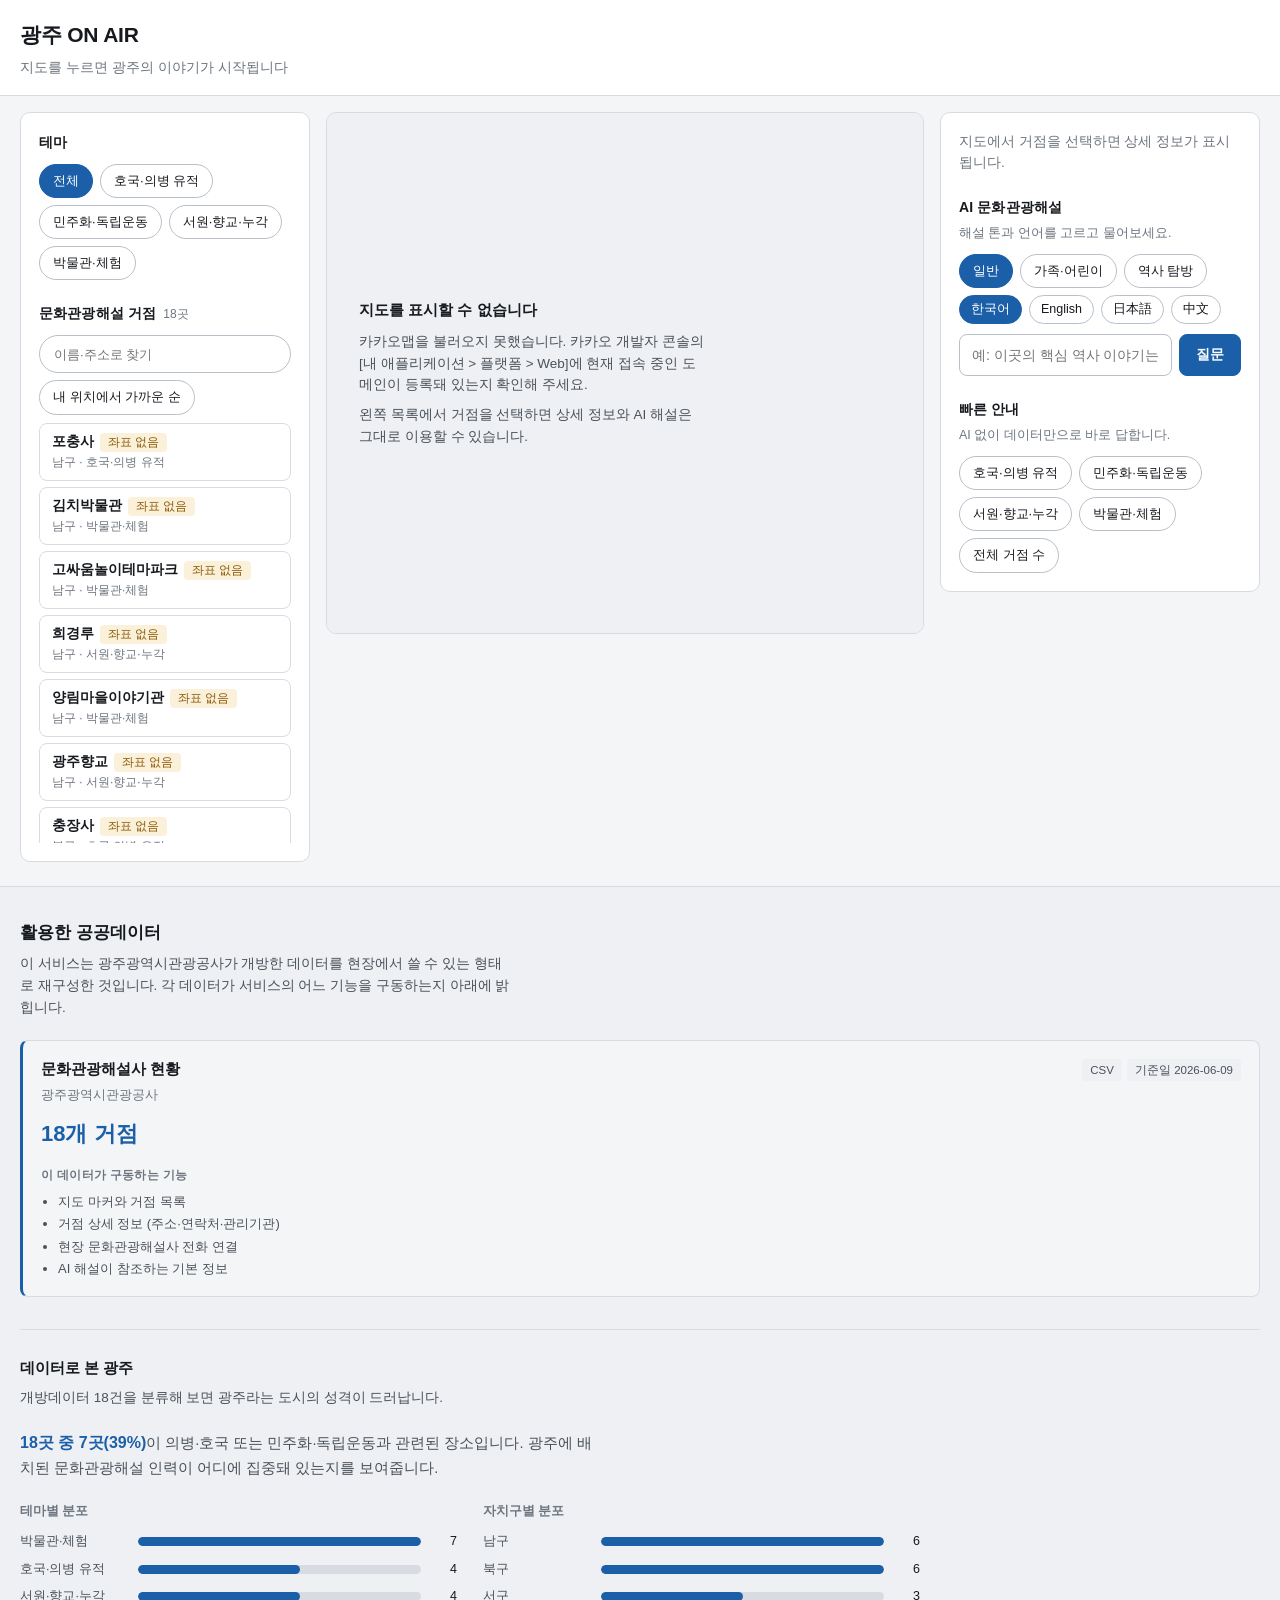
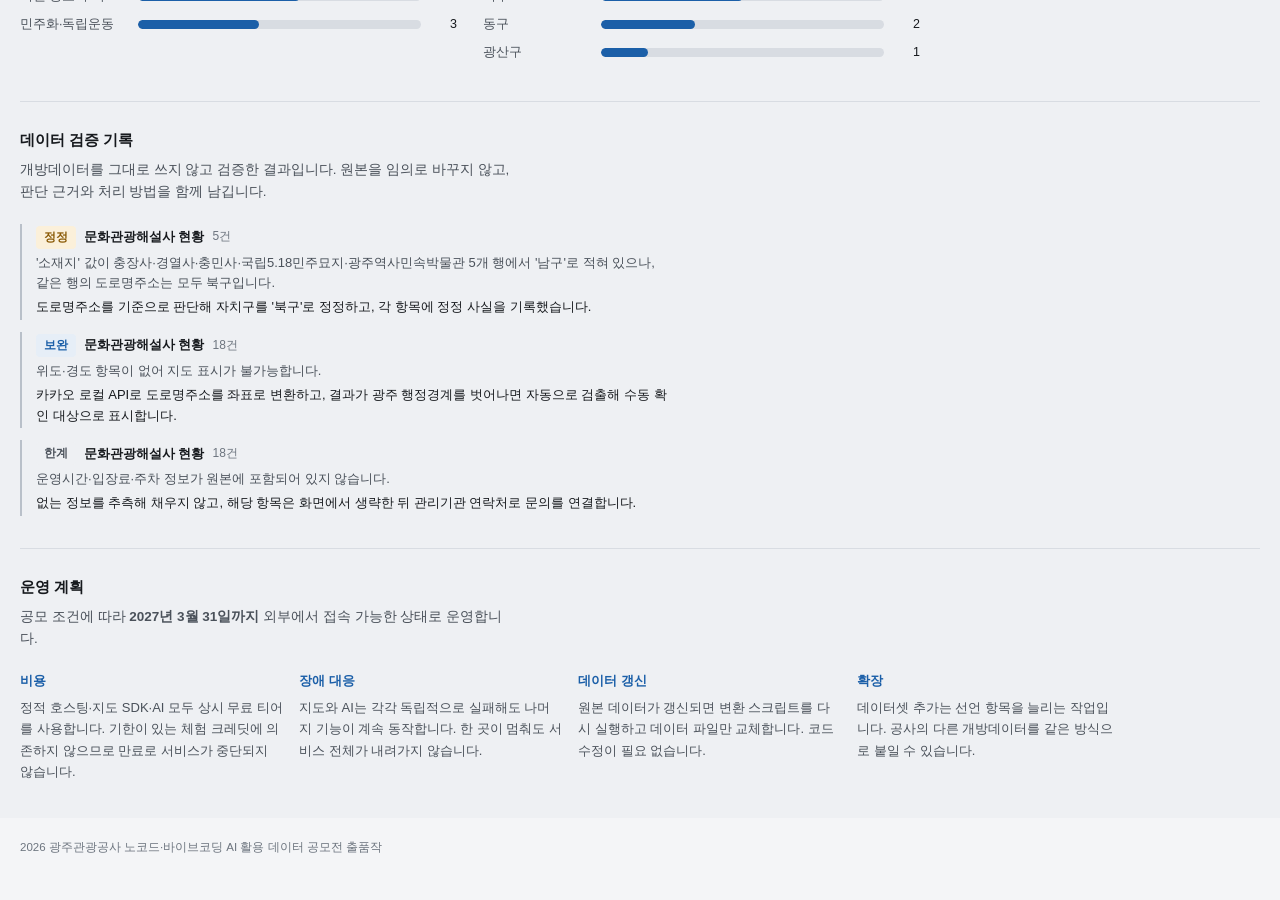
<file: gwangju-tourism/index.html>
<!DOCTYPE html>
<html lang="ko">
<head>
<meta charset="UTF-8" />
<meta name="viewport" content="width=device-width, initial-scale=1.0" />
<title>광주 ON AIR</title>
<meta name="description" content="광주관광공사 개방데이터로 만든 문화관광해설 거점 안내 서비스. 지도에서 거점을 찾고 공식 자료에 근거한 AI 해설을 듣습니다." />
<link rel="stylesheet" href="css/style.css" />
</head>
<body>

<a class="skip-link" href="#spot-list">본문 바로가기</a>

<header class="app-header">
  <div class="header-inner">
    <h1>광주 ON AIR</h1>
    <p class="subtitle">지도를 누르면 광주의 이야기가 시작됩니다</p>
  </div>
</header>

<main class="layout">
  <aside class="panel panel-list">
    <section>
      <h2 id="filter-heading">테마</h2>
      <div id="theme-filters" class="chip-row" role="group" aria-labelledby="filter-heading"></div>
    </section>

    <section class="list-section">
      <h2>문화관광해설 거점 <span id="spot-count" class="count"></span></h2>
      <div class="list-tools">
        <label class="sr-only" for="spot-search">거점 검색</label>
        <input id="spot-search" class="search-input" type="search" placeholder="이름·주소로 찾기" autocomplete="off" />
        <button id="nearby-btn" class="chip" type="button">내 위치에서 가까운 순</button>
      </div>
      <p id="location-status" class="status-line"></p>
      <ul id="spot-list" class="spot-list"></ul>
    </section>
  </aside>

  <section class="map-area" aria-label="관광지 지도">
    <div id="map"></div>
  </section>

  <aside class="panel panel-detail">
    <section id="detail-panel" class="detail-panel">
      <p class="empty-hint">지도에서 거점을 선택하면 상세 정보가 표시됩니다.</p>
    </section>

    <section class="ai-section">
      <h2>AI 문화관광해설</h2>
      <p class="hint">해설 톤과 언어를 고르고 물어보세요.</p>
      <div id="persona-chips" class="chip-row" role="group" aria-label="해설 톤 선택"></div>
      <div id="language-chips" class="chip-row chip-row-sub" role="group" aria-label="답변 언어 선택"></div>
      <div class="ai-input-row">
        <label class="sr-only" for="ai-question">질문 입력</label>
        <input
          id="ai-question"
          type="text"
          maxlength="200"
          autocomplete="off"
          placeholder="예: 이곳의 핵심 역사 이야기는?"
        />
        <button id="ai-ask-btn" class="btn btn-primary" type="button">질문</button>
      </div>
      <div id="ai-answer" class="answer-box" role="status" aria-live="polite"></div>
    </section>

    <section>
      <h2>빠른 안내</h2>
      <p class="hint">AI 없이 데이터만으로 바로 답합니다.</p>
      <div id="faq-questions" class="chip-row"></div>
      <div id="faq-answer" class="answer-box" role="status" aria-live="polite"></div>
    </section>
  </aside>
</main>

<section id="exhibition-band" class="band" hidden>
  <div class="band-inner">
    <h2>지금 광주에서</h2>
    <p class="band-lead">광주관광공사 주관전시회 일정입니다. 전시를 보러 가는 김에 근처 해설 거점도 함께 확인하세요.</p>
    <div id="exhibition-list" class="exhibition-list"></div>
  </div>
</section>

<section class="band band-alt" aria-labelledby="datasets-heading">
  <div class="band-inner">
    <h2 id="datasets-heading">활용한 공공데이터</h2>
    <p class="band-lead">
      이 서비스는 광주광역시관광공사가 개방한 데이터를 현장에서 쓸 수 있는 형태로 재구성한 것입니다.
      각 데이터가 서비스의 어느 기능을 구동하는지 아래에 밝힙니다.
    </p>
    <div id="dataset-list" class="dataset-list"></div>

    <div class="sub-block">
      <h3>데이터로 본 광주</h3>
      <p class="band-lead">개방데이터 18건을 분류해 보면 광주라는 도시의 성격이 드러납니다.</p>
      <div id="insight-block" class="insight-block"></div>
    </div>

    <div id="quality-block" class="sub-block" hidden>
      <h3>데이터 검증 기록</h3>
      <p id="quality-note" class="band-lead"></p>
      <div id="quality-list" class="quality-list"></div>
    </div>

    <div class="sub-block">
      <h3>운영 계획</h3>
      <p class="band-lead">
        공모 조건에 따라 <strong>2027년 3월 31일까지</strong> 외부에서 접속 가능한 상태로 운영합니다.
      </p>
      <div class="ops-grid">
        <div class="ops-item">
          <h4>비용</h4>
          <p>정적 호스팅·지도 SDK·AI 모두 상시 무료 티어를 사용합니다. 기한이 있는 체험 크레딧에 의존하지 않으므로 만료로 서비스가 중단되지 않습니다.</p>
        </div>
        <div class="ops-item">
          <h4>장애 대응</h4>
          <p>지도와 AI는 각각 독립적으로 실패해도 나머지 기능이 계속 동작합니다. 한 곳이 멈춰도 서비스 전체가 내려가지 않습니다.</p>
        </div>
        <div class="ops-item">
          <h4>데이터 갱신</h4>
          <p>원본 데이터가 갱신되면 변환 스크립트를 다시 실행하고 데이터 파일만 교체합니다. 코드 수정이 필요 없습니다.</p>
        </div>
        <div class="ops-item">
          <h4>확장</h4>
          <p>데이터셋 추가는 선언 항목을 늘리는 작업입니다. 공사의 다른 개방데이터를 같은 방식으로 붙일 수 있습니다.</p>
        </div>
      </div>
    </div>
  </div>
</section>

<footer class="app-footer">
  <p class="footer-sub">2026 광주관광공사 노코드·바이브코딩 AI 활용 데이터 공모전 출품작</p>
</footer>

<script src="https://dapi.kakao.com/v2/maps/sdk.js?appkey=91c073489a8d4aaf847cf49ef9bbb679&autoload=false"></script>
<script src="js/app.js"></script>

</body>
</html>
</file>
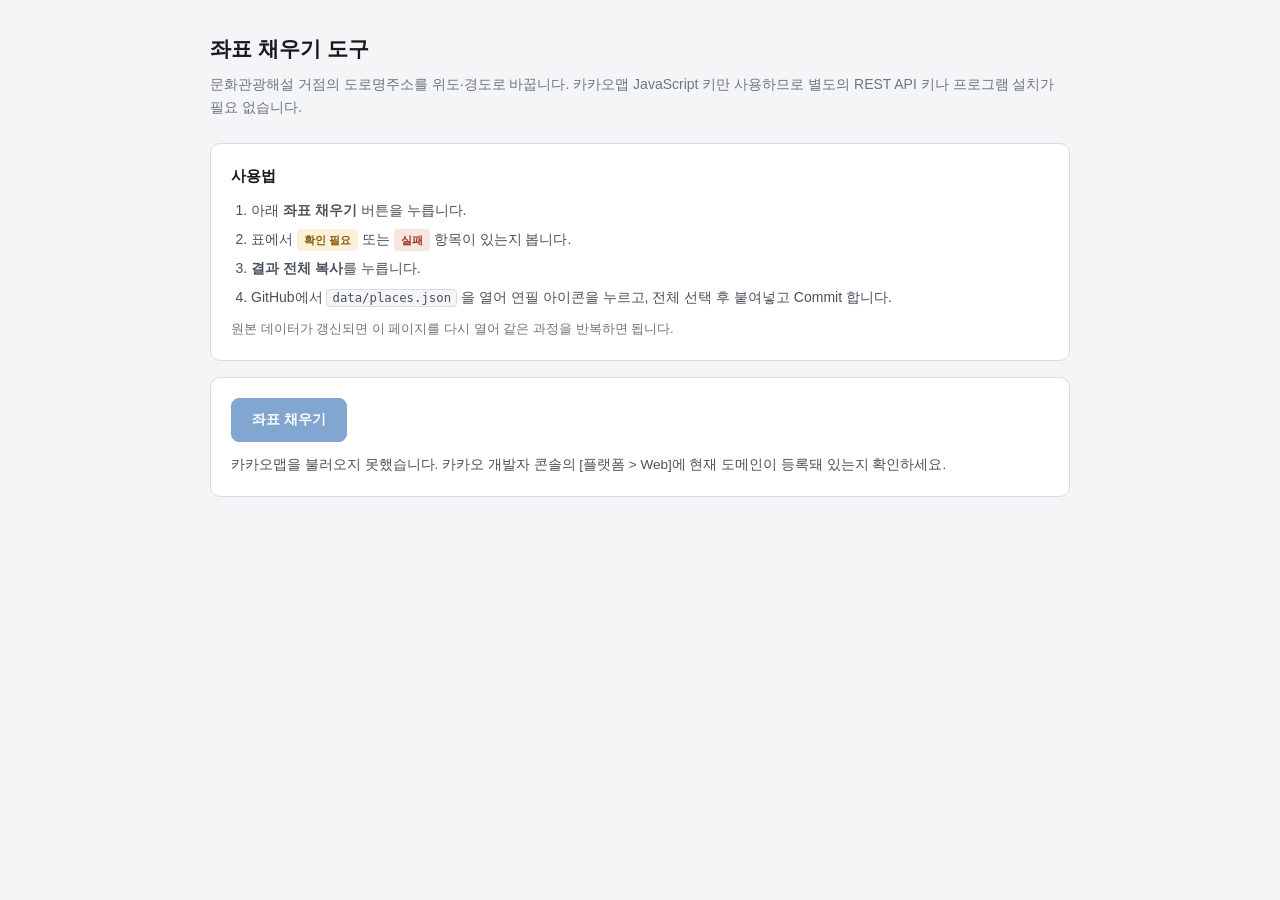
<file: geocode.html>
<!DOCTYPE html>
<html lang="ko">
<head>
<meta charset="UTF-8" />
<meta name="viewport" content="width=device-width, initial-scale=1.0" />
<title>좌표 채우기 도구 — 광주 ON AIR</title>
<meta name="robots" content="noindex" />
<style>
  :root {
    --bg: #f4f5f7; --surface: #fff; --line: #d8dce2; --line-strong: #b9c0c9;
    --text: #16191d; --text-mid: #4a515a; --text-soft: #6d757f;
    --primary: #1b5fa8; --primary-dark: #12497f;
    --ok: #1f6b45; --ok-soft: #e3f0e9;
    --warn: #8a5a06; --warn-soft: #fbf0da;
    --bad: #9c2f1c; --bad-soft: #f8e6e2;
  }
  @media (prefers-color-scheme: dark) {
    :root {
      --bg: #14171b; --surface: #1c2026; --line: #333942; --line-strong: #48505b;
      --text: #e8eaed; --text-mid: #b3b9c2; --text-soft: #8b929c;
      --primary: #6ea8de; --primary-dark: #8fc0ef;
      --ok: #7fbf9f; --ok-soft: #1b2a23;
      --warn: #d8ab55; --warn-soft: #2c2618;
      --bad: #e08a76; --bad-soft: #31201c;
    }
  }
  * { box-sizing: border-box; }
  body {
    margin: 0; background: var(--bg); color: var(--text);
    font-family: "Pretendard", -apple-system, BlinkMacSystemFont, "Apple SD Gothic Neo", "Malgun Gothic", sans-serif;
    font-size: 15px; line-height: 1.65;
  }
  .wrap { max-width: 900px; margin: 0 auto; padding: 32px 20px 80px; }
  h1 { font-size: 21px; margin: 0 0 6px; }
  .lede { margin: 0 0 24px; color: var(--text-soft); font-size: 14px; }
  .card {
    background: var(--surface); border: 1px solid var(--line);
    border-radius: 10px; padding: 20px; margin-bottom: 16px;
  }
  h2 { font-size: 15px; margin: 0 0 10px; }
  ol { margin: 0; padding-left: 20px; font-size: 14px; color: var(--text-mid); }
  ol li { margin-bottom: 6px; }
  code {
    font-family: "IBM Plex Mono", ui-monospace, SFMono-Regular, Menlo, monospace;
    font-size: 0.88em; background: var(--bg); border: 1px solid var(--line);
    border-radius: 4px; padding: 1px 5px;
  }
  .btn {
    display: inline-flex; align-items: center; justify-content: center;
    min-height: 44px; padding: 0 20px; border-radius: 8px; cursor: pointer;
    font-family: inherit; font-size: 14px; font-weight: 600;
    background: var(--primary); border: 1px solid var(--primary); color: #fff;
  }
  .btn:hover { background: var(--primary-dark); border-color: var(--primary-dark); }
  .btn:disabled { opacity: .55; cursor: default; }
  .btn-plain { background: var(--surface); border-color: var(--line-strong); color: var(--text); }
  .btn-plain:hover { background: var(--surface); border-color: var(--primary); color: var(--primary); }
  .row { display: flex; gap: 10px; flex-wrap: wrap; align-items: center; }
  #status { margin: 12px 0 0; font-size: 13.5px; color: var(--text-mid); }
  table { width: 100%; border-collapse: collapse; font-size: 13px; margin-top: 14px; }
  th {
    text-align: left; font-size: 11px; letter-spacing: .06em; text-transform: uppercase;
    color: var(--text-soft); padding: 8px 10px; border-bottom: 1px solid var(--line); white-space: nowrap;
  }
  td { padding: 8px 10px; border-bottom: 1px solid var(--line); vertical-align: top; }
  tr:last-child td { border-bottom: none; }
  .tag {
    display: inline-block; font-size: 11px; font-weight: 600;
    padding: 2px 7px; border-radius: 4px; white-space: nowrap;
  }
  .t-ok { background: var(--ok-soft); color: var(--ok); }
  .t-warn { background: var(--warn-soft); color: var(--warn); }
  .t-bad { background: var(--bad-soft); color: var(--bad); }
  .t-idle { background: var(--bg); color: var(--text-soft); }
  .coords { font-family: "IBM Plex Mono", ui-monospace, monospace; font-size: 12px; font-variant-numeric: tabular-nums; }
  textarea {
    width: 100%; min-height: 220px; margin-top: 12px; padding: 12px;
    font-family: "IBM Plex Mono", ui-monospace, monospace; font-size: 12px;
    border: 1px solid var(--line-strong); border-radius: 8px;
    background: var(--bg); color: var(--text); resize: vertical;
  }
  .hidden { display: none; }
  .note { font-size: 13px; color: var(--text-soft); margin: 10px 0 0; line-height: 1.6; }
</style>
</head>
<body>

<div class="wrap">
  <h1>좌표 채우기 도구</h1>
  <p class="lede">
    문화관광해설 거점의 도로명주소를 위도·경도로 바꿉니다.
    카카오맵 JavaScript 키만 사용하므로 별도의 REST API 키나 프로그램 설치가 필요 없습니다.
  </p>

  <div class="card">
    <h2>사용법</h2>
    <ol>
      <li>아래 <strong>좌표 채우기</strong> 버튼을 누릅니다.</li>
      <li>표에서 <span class="tag t-warn">확인 필요</span> 또는 <span class="tag t-bad">실패</span> 항목이 있는지 봅니다.</li>
      <li><strong>결과 전체 복사</strong>를 누릅니다.</li>
      <li>GitHub에서 <code>data/places.json</code> 을 열어 연필 아이콘을 누르고, 전체 선택 후 붙여넣고 Commit 합니다.</li>
    </ol>
    <p class="note">
      원본 데이터가 갱신되면 이 페이지를 다시 열어 같은 과정을 반복하면 됩니다.
    </p>
  </div>

  <div class="card">
    <div class="row">
      <button id="run" class="btn" type="button">좌표 채우기</button>
      <button id="copy" class="btn btn-plain hidden" type="button">결과 전체 복사</button>
    </div>
    <p id="status">준비됨</p>
    <div id="table-wrap"></div>
  </div>

  <div id="output-card" class="card hidden">
    <h2>붙여넣을 내용</h2>
    <p class="note">아래 내용을 <code>data/places.json</code> 전체와 바꿔치기 하세요.</p>
    <textarea id="output" readonly></textarea>
  </div>
</div>

<script src="https://dapi.kakao.com/v2/maps/sdk.js?appkey=91c073489a8d4aaf847cf49ef9bbb679&autoload=false&libraries=services"></script>
<script>
"use strict";

// 광주 행정경계 대략값. 결과가 이 밖으로 나오면 다른 지역 주소를 잡은 것이다.
var BOUNDS = { minLat: 35.0, maxLat: 35.32, minLng: 126.6, maxLng: 127.1 };
var DELAY_MS = 200;

var data = null;
var rows = [];

function $(id) { return document.getElementById(id); }
function setStatus(text) { $("status").textContent = text; }
function sleep(ms) { return new Promise(function (r) { setTimeout(r, ms); }); }

function inGwangju(lat, lng) {
  return lat >= BOUNDS.minLat && lat <= BOUNDS.maxLat && lng >= BOUNDS.minLng && lng <= BOUNDS.maxLng;
}

// 도로명주소 검색. 실패하면 장소명 키워드 검색으로 한 번 더 시도한다.
// (원본 주소에 띄어쓰기가 빠진 경우 등에서 주소 검색만으로는 못 찾는다.)
function searchAddress(geocoder, address) {
  return new Promise(function (resolve) {
    if (!address) { resolve(null); return; }
    geocoder.addressSearch(address, function (result, status) {
      if (status === kakao.maps.services.Status.OK && result[0]) {
        resolve({ lat: parseFloat(result[0].y), lng: parseFloat(result[0].x), via: "주소" });
      } else {
        resolve(null);
      }
    });
  });
}

function searchKeyword(places, keyword) {
  return new Promise(function (resolve) {
    if (!keyword) { resolve(null); return; }
    places.keywordSearch(keyword, function (result, status) {
      if (status === kakao.maps.services.Status.OK && result[0]) {
        resolve({ lat: parseFloat(result[0].y), lng: parseFloat(result[0].x), via: "장소명" });
      } else {
        resolve(null);
      }
    });
  });
}

function renderTable() {
  var wrap = $("table-wrap");
  wrap.innerHTML = "";
  if (!rows.length) return;

  var table = document.createElement("table");
  table.innerHTML =
    "<thead><tr><th>거점</th><th>상태</th><th>좌표</th><th>경로</th></tr></thead>";

  var tbody = document.createElement("tbody");
  rows.forEach(function (r) {
    var tr = document.createElement("tr");

    var name = document.createElement("td");
    name.textContent = r.name;
    tr.appendChild(name);

    var st = document.createElement("td");
    var tag = document.createElement("span");
    tag.className = "tag " + r.tagClass;
    tag.textContent = r.tagText;
    st.appendChild(tag);
    tr.appendChild(st);

    var co = document.createElement("td");
    co.className = "coords";
    co.textContent = r.lat ? r.lat.toFixed(6) + ", " + r.lng.toFixed(6) : "—";
    tr.appendChild(co);

    var via = document.createElement("td");
    via.textContent = r.via || "—";
    tr.appendChild(via);

    tbody.appendChild(tr);
  });

  table.appendChild(tbody);
  wrap.appendChild(table);
}

async function run() {
  var btn = $("run");
  btn.disabled = true;
  rows = [];
  setStatus("데이터를 불러오는 중…");

  try {
    var res = await fetch("data/places.json", { cache: "no-cache" });
    if (!res.ok) throw new Error("HTTP " + res.status);
    data = await res.json();
  } catch (err) {
    setStatus("data/places.json 을 불러오지 못했습니다: " + err.message);
    btn.disabled = false;
    return;
  }

  var geocoder = new kakao.maps.services.Geocoder();
  var places = new kakao.maps.services.Places();

  var done = 0, failed = 0, suspect = 0, skipped = 0;

  for (var i = 0; i < data.spots.length; i++) {
    var spot = data.spots[i];
    setStatus("검색 중… (" + (i + 1) + "/" + data.spots.length + ") " + spot.name);

    if (typeof spot.lat === "number" && typeof spot.lng === "number") {
      skipped++;
      rows.push({ name: spot.name, tagClass: "t-idle", tagText: "이미 있음", lat: spot.lat, lng: spot.lng, via: "기존" });
      renderTable();
      continue;
    }

    var hit = await searchAddress(geocoder, spot.address);
    if (!hit) hit = await searchKeyword(places, spot.name + " 광주");

    if (!hit) {
      failed++;
      rows.push({ name: spot.name, tagClass: "t-bad", tagText: "실패", lat: null, lng: null, via: null });
    } else {
      spot.lat = hit.lat;
      spot.lng = hit.lng;
      if (inGwangju(hit.lat, hit.lng)) {
        done++;
        rows.push({ name: spot.name, tagClass: "t-ok", tagText: "성공", lat: hit.lat, lng: hit.lng, via: hit.via });
      } else {
        suspect++;
        rows.push({ name: spot.name, tagClass: "t-warn", tagText: "확인 필요", lat: hit.lat, lng: hit.lng, via: hit.via });
      }
    }

    renderTable();
    await sleep(DELAY_MS);
  }

  var summary = "완료 — 새로 채움 " + done + "곳";
  if (skipped) summary += ", 기존 " + skipped + "곳";
  if (suspect) summary += ", 확인 필요 " + suspect + "곳";
  if (failed) summary += ", 실패 " + failed + "곳";
  if (suspect || failed) summary += " · 해당 항목은 카카오맵에서 직접 찾아 값을 고쳐 주세요.";
  setStatus(summary);

  $("output").value = JSON.stringify(data, null, 2) + "\n";
  $("output-card").classList.remove("hidden");
  $("copy").classList.remove("hidden");
  btn.disabled = false;
}

$("copy").addEventListener("click", async function () {
  var btn = $("copy");
  var text = $("output").value;
  try {
    await navigator.clipboard.writeText(text);
    btn.textContent = "복사됨";
  } catch (err) {
    $("output").select();
    btn.textContent = "직접 복사하세요";
  }
  setTimeout(function () { btn.textContent = "결과 전체 복사"; }, 2000);
});

if (typeof kakao === "undefined" || !kakao.maps) {
  setStatus("카카오맵을 불러오지 못했습니다. 카카오 개발자 콘솔의 [플랫폼 > Web]에 현재 도메인이 등록돼 있는지 확인하세요.");
  $("run").disabled = true;
} else {
  kakao.maps.load(function () {
    $("run").addEventListener("click", run);
    setStatus("준비됨 — 좌표 채우기 버튼을 누르세요.");
  });
}
</script>

</body>
</html>
</file>
<file: gwangju-tourism/css/style.css>
:root {
  --bg: #f4f5f7;
  --surface: #ffffff;
  --surface-sunk: #eef0f3;
  --line: #d8dce2;
  --line-strong: #b9c0c9;
  --text: #16191d;
  --text-mid: #4a515a;
  --text-soft: #6d757f;
  --primary: #1b5fa8;
  --primary-dark: #12497f;
  --primary-soft: #e6eef7;
  --warn: #8a5a06;
  --warn-soft: #fbf0da;
  --radius: 10px;
}

@media (prefers-color-scheme: dark) {
  :root {
    --bg: #14171b;
    --surface: #1c2026;
    --surface-sunk: #242931;
    --line: #333942;
    --line-strong: #48505b;
    --text: #e8eaed;
    --text-mid: #b3b9c2;
    --text-soft: #8b929c;
    --primary: #6ea8de;
    --primary-dark: #8fc0ef;
    --primary-soft: #1b2c3d;
    --warn: #d8ab55;
    --warn-soft: #2c2618;
  }
}

* {
  box-sizing: border-box;
}

body {
  margin: 0;
  background: var(--bg);
  color: var(--text);
  font-family: "Pretendard", -apple-system, BlinkMacSystemFont, "Apple SD Gothic Neo",
    "Malgun Gothic", sans-serif;
  font-size: 15px;
  line-height: 1.65;
  -webkit-font-smoothing: antialiased;
}

.sr-only {
  position: absolute;
  width: 1px;
  height: 1px;
  overflow: hidden;
  clip: rect(0 0 0 0);
  white-space: nowrap;
}

.skip-link {
  position: absolute;
  left: -9999px;
  top: 0;
  background: var(--primary);
  color: #fff;
  padding: 10px 16px;
  z-index: 100;
}
.skip-link:focus {
  left: 8px;
  top: 8px;
}

:focus-visible {
  outline: 3px solid var(--primary);
  outline-offset: 2px;
}

/* ---------- 헤더 ---------- */

.app-header {
  background: var(--surface);
  border-bottom: 1px solid var(--line);
}

.header-inner {
  max-width: 1440px;
  margin: 0 auto;
  padding: 18px 20px 16px;
}

.app-header h1 {
  margin: 0 0 3px;
  font-size: 21px;
  letter-spacing: -0.01em;
}

.subtitle {
  margin: 0;
  color: var(--text-soft);
  font-size: 14px;
}

/* ---------- 레이아웃 ---------- */

.layout {
  max-width: 1440px;
  margin: 0 auto;
  padding: 16px 20px;
  display: grid;
  grid-template-columns: 290px minmax(0, 1fr) 320px;
  gap: 16px;
  align-items: start;
}

@media (max-width: 1100px) {
  .layout {
    grid-template-columns: 1fr;
  }
  .map-area {
    order: -1;
  }
}

.panel {
  background: var(--surface);
  border: 1px solid var(--line);
  border-radius: var(--radius);
  padding: 18px;
  display: flex;
  flex-direction: column;
  gap: 22px;
}

.panel h2 {
  margin: 0 0 10px;
  font-size: 14px;
  font-weight: 600;
  letter-spacing: 0.01em;
  display: flex;
  align-items: baseline;
  gap: 7px;
}

.count {
  font-size: 12px;
  font-weight: 500;
  color: var(--text-soft);
}

.hint {
  margin: -6px 0 10px;
  font-size: 12.5px;
  color: var(--text-soft);
}

.empty-hint {
  margin: 0;
  font-size: 13.5px;
  color: var(--text-soft);
  line-height: 1.6;
}

/* ---------- 칩 ---------- */

.chip-row {
  display: flex;
  flex-wrap: wrap;
  gap: 7px;
}

.chip {
  border: 1px solid var(--line-strong);
  background: var(--surface);
  color: var(--text);
  border-radius: 999px;
  padding: 7px 13px;
  font-size: 13px;
  font-family: inherit;
  cursor: pointer;
  line-height: 1.4;
  transition: background 0.12s, border-color 0.12s;
}

.chip:hover {
  border-color: var(--primary);
  color: var(--primary);
}

.chip.active {
  background: var(--primary);
  border-color: var(--primary);
  color: #fff;
}

/* ---------- 거점 목록 ---------- */

.list-section {
  min-height: 0;
}

.spot-list {
  list-style: none;
  margin: 0;
  padding: 0;
  max-height: 420px;
  overflow-y: auto;
  display: flex;
  flex-direction: column;
  gap: 6px;
}

.spot-item {
  width: 100%;
  min-height: 44px;
  text-align: left;
  background: var(--surface);
  border: 1px solid var(--line);
  border-radius: 8px;
  padding: 9px 12px;
  cursor: pointer;
  font-family: inherit;
  color: var(--text);
  display: flex;
  flex-direction: column;
  gap: 2px;
}

.spot-item:hover {
  border-color: var(--primary);
}

.spot-item.selected {
  border-color: var(--primary);
  background: var(--primary-soft);
}

.spot-name {
  font-size: 14px;
  font-weight: 600;
  display: flex;
  align-items: center;
  gap: 6px;
  flex-wrap: wrap;
}

.spot-meta {
  font-size: 12px;
  color: var(--text-soft);
}

/* ---------- 배지 ---------- */

.badge-row {
  display: flex;
  flex-wrap: wrap;
  gap: 6px;
  margin-bottom: 12px;
}

.badge {
  display: inline-block;
  font-size: 11.5px;
  font-weight: 500;
  padding: 2px 8px;
  border-radius: 4px;
  background: var(--surface-sunk);
  color: var(--text-mid);
  white-space: nowrap;
}

.badge-warn {
  background: var(--warn-soft);
  color: var(--warn);
}

/* ---------- 지도 ---------- */

.map-area {
  background: var(--surface);
  border: 1px solid var(--line);
  border-radius: var(--radius);
  overflow: hidden;
  min-height: 520px;
}

#map {
  width: 100%;
  height: 100%;
  min-height: 520px;
}

.map-fallback {
  height: 100%;
  min-height: 520px;
  display: flex;
  flex-direction: column;
  justify-content: center;
  gap: 8px;
  padding: 32px;
  background: var(--surface-sunk);
}

.map-fallback-title {
  margin: 0;
  font-size: 15px;
  font-weight: 600;
}

.map-fallback-body {
  margin: 0;
  font-size: 13.5px;
  color: var(--text-mid);
  max-width: 46ch;
  line-height: 1.6;
}

.iw {
  padding: 6px 10px;
  font-size: 13px;
}

/* ---------- 상세 ---------- */

.detail-name {
  margin: 0 0 8px;
  font-size: 17px;
  font-weight: 700;
}

.detail-summary {
  margin: 0 0 14px;
  font-size: 13.5px;
  color: var(--text-mid);
  line-height: 1.65;
}

.kv {
  margin: 0 0 16px;
  display: grid;
  grid-template-columns: 62px minmax(0, 1fr);
  gap: 5px 10px;
  font-size: 13px;
}

.kv dt {
  color: var(--text-soft);
}

.kv dd {
  margin: 0;
  color: var(--text);
  overflow-wrap: anywhere;
}

.actions {
  display: flex;
  gap: 8px;
  flex-wrap: wrap;
}

.btn {
  display: inline-flex;
  align-items: center;
  justify-content: center;
  min-height: 42px;
  padding: 0 16px;
  border: 1px solid var(--line-strong);
  border-radius: 8px;
  background: var(--surface);
  color: var(--text);
  font-family: inherit;
  font-size: 13.5px;
  font-weight: 600;
  text-decoration: none;
  cursor: pointer;
}

.btn:hover {
  border-color: var(--primary);
  color: var(--primary);
}

.btn-primary {
  background: var(--primary);
  border-color: var(--primary);
  color: #fff;
}

.btn-primary:hover {
  background: var(--primary-dark);
  border-color: var(--primary-dark);
  color: #fff;
}

.btn:disabled {
  opacity: 0.55;
  cursor: default;
}

.notice {
  margin: 12px 0 0;
  font-size: 12.5px;
  color: var(--text-soft);
  line-height: 1.55;
}

.notice-warn {
  color: var(--warn);
}

.source-line {
  margin: 14px 0 0;
  padding-top: 10px;
  border-top: 1px solid var(--line);
  font-size: 11.5px;
  color: var(--text-soft);
}

/* ---------- AI · 답변 ---------- */

.ai-input-row {
  display: flex;
  gap: 7px;
  margin-top: 10px;
}

.ai-input-row input {
  flex: 1;
  min-width: 0;
  min-height: 42px;
  border: 1px solid var(--line-strong);
  border-radius: 8px;
  padding: 0 12px;
  font-size: 14px;
  font-family: inherit;
  background: var(--surface);
  color: var(--text);
}

.answer-box {
  margin-top: 10px;
  padding: 12px 14px;
  border-radius: 8px;
  background: var(--surface-sunk);
  font-size: 13.5px;
  line-height: 1.65;
  white-space: pre-line;
  min-height: 22px;
  overflow-wrap: anywhere;
}

.answer-box:empty {
  display: none;
}

.chip-row-sub {
  margin-top: 7px;
}

.chip-sm {
  padding: 5px 11px;
  font-size: 12.5px;
}

.search-input {
  flex: 1;
  min-width: 130px;
  min-height: 38px;
  border: 1px solid var(--line-strong);
  border-radius: 999px;
  padding: 0 14px;
  font-size: 13px;
  font-family: inherit;
  background: var(--surface);
  color: var(--text);
}

/* ---------- AI가 답하지 못할 때의 사람 연결 ---------- */

.handoff {
  margin-top: 10px;
  padding: 14px;
  border: 1px solid var(--primary);
  border-radius: 8px;
  background: var(--primary-soft);
  display: flex;
  flex-direction: column;
  gap: 7px;
  align-items: flex-start;
}

.handoff-title {
  margin: 0;
  font-size: 13.5px;
  font-weight: 700;
  color: var(--primary);
}

.handoff-body {
  margin: 0;
  font-size: 12.5px;
  color: var(--text-mid);
  line-height: 1.6;
}

/* ---------- 목록 도구 · 위치 ---------- */

.list-tools {
  display: flex;
  flex-wrap: wrap;
  gap: 7px;
  margin-bottom: 8px;
}

.status-line {
  margin: 0 0 8px;
  font-size: 12.5px;
  color: var(--text-soft);
  line-height: 1.5;
}

.status-line:empty {
  display: none;
}

.status-error {
  color: var(--warn);
}

.share-fallback {
  overflow-wrap: anywhere;
}

/* ---------- 하단 밴드 공통 ---------- */

.band {
  border-top: 1px solid var(--line);
  background: var(--surface);
  margin-top: 8px;
}

.band-alt {
  background: var(--surface-sunk);
}

.band-inner {
  max-width: 1440px;
  margin: 0 auto;
  padding: 32px 20px 36px;
}

.band h2 {
  margin: 0 0 6px;
  font-size: 17px;
  font-weight: 700;
}

.band-lead {
  margin: 0 0 20px;
  font-size: 13.5px;
  color: var(--text-mid);
  max-width: 66ch;
  line-height: 1.65;
}

/* ---------- 지금 광주에서 (전시) ---------- */

.exhibition-list {
  display: grid;
  grid-template-columns: repeat(auto-fit, minmax(260px, 1fr));
  gap: 14px;
}

.exhibition-card {
  border: 1px solid var(--line);
  border-radius: 8px;
  padding: 15px 17px;
  background: var(--bg);
  display: flex;
  flex-direction: column;
  gap: 5px;
}

.exhibition-top {
  display: flex;
  align-items: center;
  gap: 8px;
  margin-bottom: 2px;
}

.exhibition-period {
  font-size: 12px;
  color: var(--text-soft);
  font-variant-numeric: tabular-nums;
}

.exhibition-name {
  margin: 0;
  font-size: 14.5px;
  font-weight: 700;
  line-height: 1.45;
}

.exhibition-venue {
  margin: 0;
  font-size: 13px;
  color: var(--text-mid);
}

.exhibition-facts {
  margin: 0;
  font-size: 12.5px;
  color: var(--text-soft);
}

.exhibition-site {
  font-size: 12.5px;
  color: var(--primary);
  margin-top: 2px;
}

.phase-ongoing {
  background: var(--primary-soft);
  color: var(--primary);
  font-weight: 600;
}

.phase-upcoming {
  background: var(--warn-soft);
  color: var(--warn);
  font-weight: 600;
}

.phase-past,
.phase-unknown {
  background: var(--surface-sunk);
  color: var(--text-soft);
  font-weight: 600;
}

.linkish {
  align-self: flex-start;
  margin-top: 4px;
  padding: 0;
  border: none;
  background: none;
  color: var(--primary);
  font-family: inherit;
  font-size: 12.5px;
  font-weight: 600;
  text-decoration: underline;
  text-underline-offset: 3px;
  cursor: pointer;
}

/* ---------- 하단 밴드 하위 블록 ---------- */

.sub-block {
  margin-top: 32px;
  padding-top: 26px;
  border-top: 1px solid var(--line);
}

.sub-block h3 {
  margin: 0 0 6px;
  font-size: 15px;
  font-weight: 700;
}

/* ---------- 데이터로 본 광주 ---------- */

.insight-headline {
  margin: 0 0 20px;
  font-size: 14.5px;
  line-height: 1.7;
  max-width: 72ch;
  color: var(--text-mid);
}

.insight-headline strong {
  color: var(--primary);
  font-size: 16px;
}

.insight-grid {
  display: grid;
  grid-template-columns: repeat(auto-fit, minmax(280px, 1fr));
  gap: 26px;
  max-width: 900px;
}

.insight-title {
  margin: 0 0 10px;
  font-size: 12.5px;
  font-weight: 600;
  color: var(--text-soft);
}

.bar-row {
  display: grid;
  grid-template-columns: 108px minmax(0, 1fr) 26px;
  align-items: center;
  gap: 10px;
  margin-bottom: 7px;
}

.bar-label {
  font-size: 12.5px;
  color: var(--text-mid);
  overflow: hidden;
  text-overflow: ellipsis;
  white-space: nowrap;
}

.bar-track {
  height: 9px;
  background: var(--line);
  border-radius: 999px;
  overflow: hidden;
}

.bar-fill {
  display: block;
  height: 100%;
  background: var(--primary);
  border-radius: 999px;
}

.bar-value {
  font-size: 12.5px;
  color: var(--text);
  text-align: right;
  font-variant-numeric: tabular-nums;
}

/* ---------- 운영 계획 ---------- */

.ops-grid {
  display: grid;
  grid-template-columns: repeat(auto-fit, minmax(240px, 1fr));
  gap: 16px;
  max-width: 1100px;
}

.ops-item h4 {
  margin: 0 0 5px;
  font-size: 13px;
  font-weight: 700;
  color: var(--primary);
}

.ops-item p {
  margin: 0;
  font-size: 13px;
  color: var(--text-mid);
  line-height: 1.65;
}

/* ---------- 데이터 검증 기록 ---------- */

.quality-list {
  display: flex;
  flex-direction: column;
  gap: 12px;
}

.quality-item {
  border-left: 2px solid var(--line-strong);
  padding: 2px 0 2px 14px;
  max-width: 78ch;
}

.quality-head {
  display: flex;
  align-items: center;
  gap: 8px;
  flex-wrap: wrap;
  margin-bottom: 4px;
}

.quality-dataset {
  font-size: 12.5px;
  font-weight: 600;
}

.quality-affected {
  font-size: 12px;
  color: var(--text-soft);
  font-variant-numeric: tabular-nums;
}

.kind-정정 {
  background: var(--warn-soft);
  color: var(--warn);
  font-weight: 600;
}

.kind-보완 {
  background: var(--primary-soft);
  color: var(--primary);
  font-weight: 600;
}

.kind-한계 {
  background: var(--surface-sunk);
  color: var(--text-mid);
  font-weight: 600;
}

.quality-issue {
  margin: 0 0 3px;
  font-size: 13px;
  color: var(--text-mid);
  line-height: 1.6;
}

.quality-action {
  margin: 0;
  font-size: 13px;
  color: var(--text);
  line-height: 1.6;
}

.dataset-list {
  display: grid;
  grid-template-columns: repeat(auto-fit, minmax(280px, 1fr));
  gap: 14px;
}

.dataset-card {
  border: 1px solid var(--line);
  border-left: 3px solid var(--primary);
  border-radius: 8px;
  padding: 16px 18px;
  background: var(--bg);
}

.dataset-head {
  display: flex;
  flex-wrap: wrap;
  align-items: baseline;
  justify-content: space-between;
  gap: 8px;
  margin-bottom: 4px;
}

.dataset-name {
  margin: 0;
  font-size: 15px;
  font-weight: 700;
}

.dataset-tags {
  display: flex;
  gap: 5px;
  flex-wrap: wrap;
}

.dataset-provider {
  margin: 0 0 10px;
  font-size: 12.5px;
  color: var(--text-soft);
}

.dataset-count {
  margin: 0 0 14px;
  font-size: 22px;
  font-weight: 700;
  color: var(--primary);
  font-variant-numeric: tabular-nums;
}

.dataset-label {
  margin: 0 0 6px;
  font-size: 11.5px;
  font-weight: 600;
  letter-spacing: 0.03em;
  color: var(--text-soft);
}

.dataset-powers {
  margin: 0;
  padding-left: 17px;
  font-size: 13px;
  color: var(--text-mid);
  line-height: 1.7;
}

.dataset-link {
  display: inline-block;
  margin-top: 12px;
  font-size: 12.5px;
  color: var(--primary);
}

/* ---------- 푸터 ---------- */

.app-footer {
  max-width: 1440px;
  margin: 0 auto;
  padding: 20px 20px 40px;
  color: var(--text-soft);
  font-size: 12.5px;
}

.app-footer p {
  margin: 0 0 3px;
}

.footer-sub {
  font-size: 11.5px;
}
</file>
